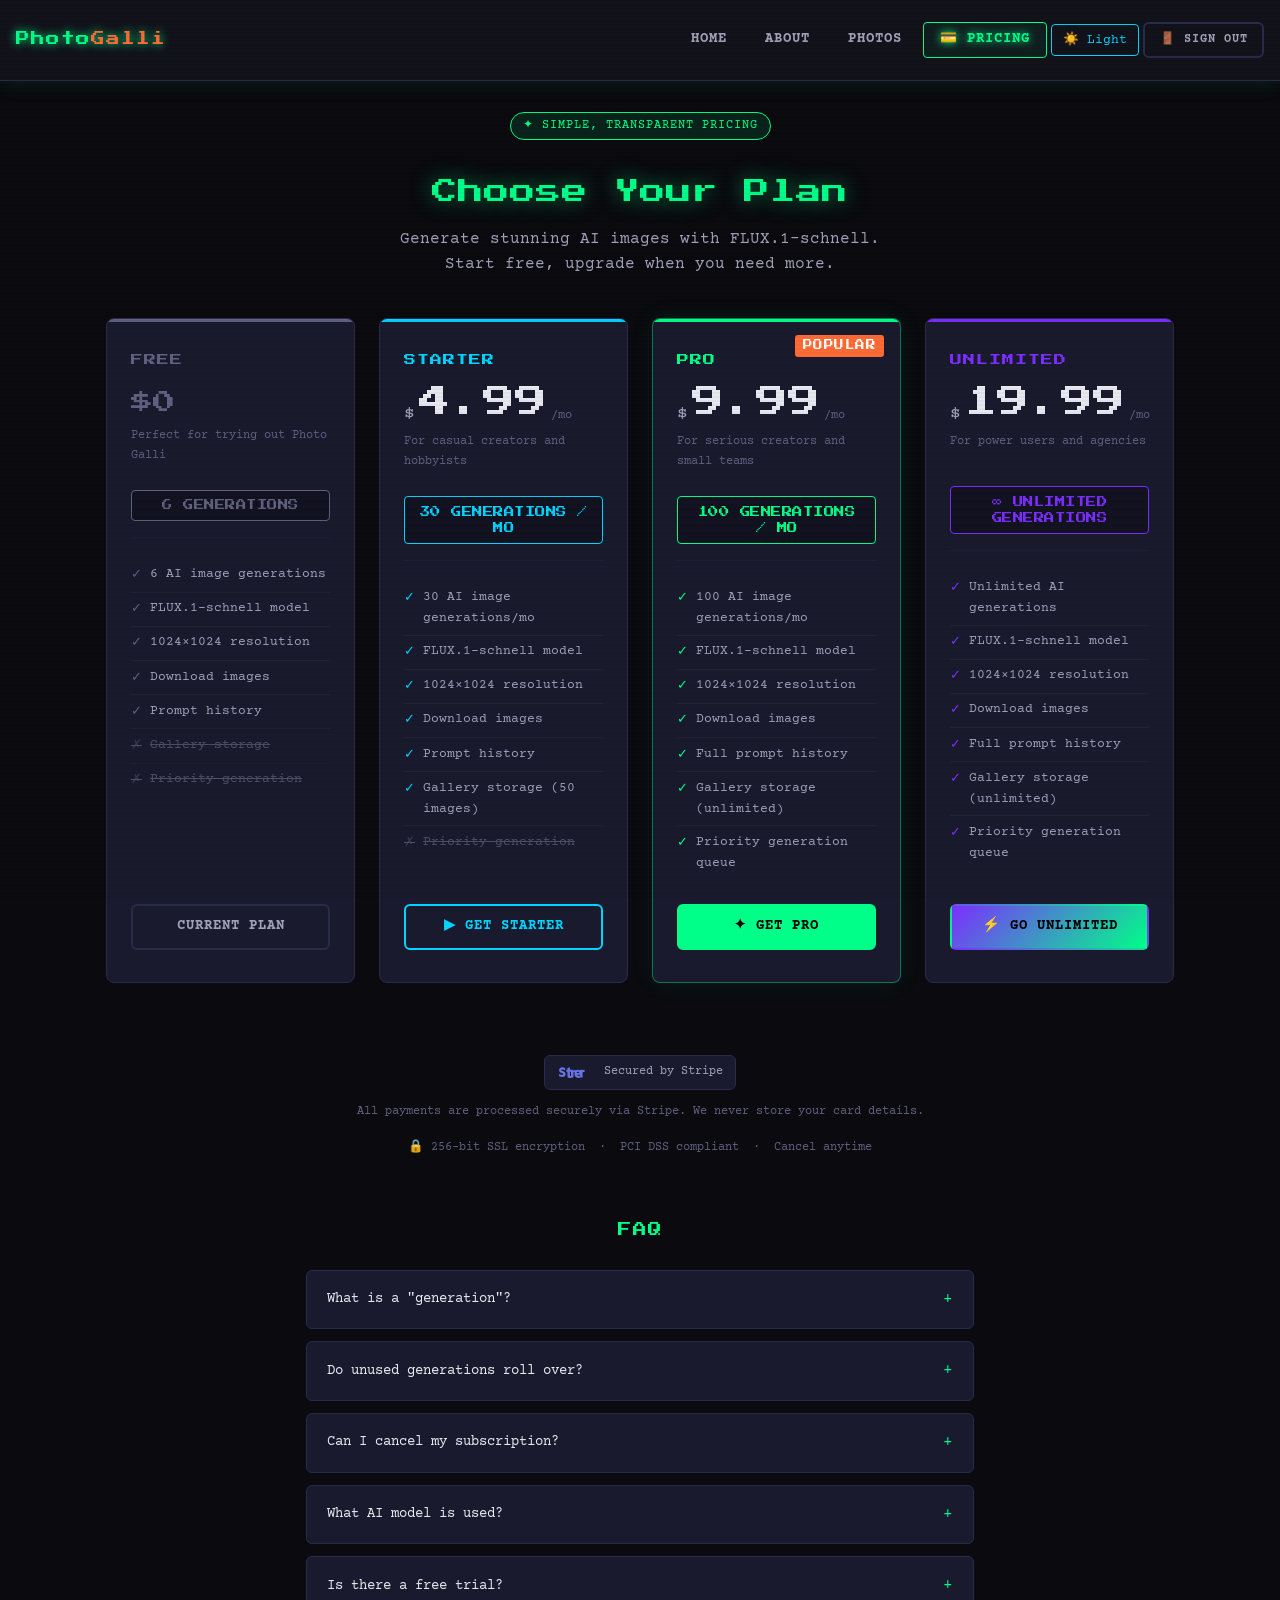
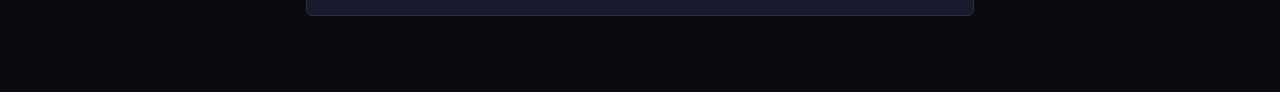
<file: html/pricing.html>
<!doctype html>
<html lang="en">
  <head>
    <meta charset="UTF-8" />
    <meta name="viewport" content="width=device-width, initial-scale=1.0" />
    <title>Pricing - Photo Galli</title>
    <!-- Bootstrap CSS -->
    <link
      href="https://cdn.jsdelivr.net/npm/bootstrap@5.3.3/dist/css/bootstrap.min.css"
      rel="stylesheet"
      integrity="sha384-QWTKZyjpPEjISv5WaRU9OFeRpok6YctnYmDr5pNlyT2bRjXh0JMhjY6hW+ALEwIH"
      crossorigin="anonymous"
    />
    <!-- Custom retro styles -->
    <link rel="stylesheet" href="../css/style.css" />
    <!-- Stripe.js (loaded for future payment integration) -->
    <script src="https://js.stripe.com/v3/" defer></script>
    <style>
      /* ============================================================
         PRICING PAGE STYLES
         ============================================================ */

      .pricing-hero {
        text-align: center;
        padding: 3rem 1rem 2rem;
      }

      .pricing-hero-title {
        font-family: "Press Start 2P", monospace;
        font-size: clamp(1rem, 3vw, 1.6rem);
        color: var(--accent-primary);
        text-shadow: 0 0 20px rgba(0, 255, 136, 0.5);
        margin-bottom: 1rem;
        line-height: 1.5;
      }

      .pricing-hero-subtitle {
        font-size: 1rem;
        color: var(--text-secondary);
        max-width: 520px;
        margin: 0 auto 0.5rem;
      }

      .pricing-badge {
        display: inline-block;
        background: rgba(0, 255, 136, 0.1);
        border: 1px solid var(--accent-primary);
        color: var(--accent-primary);
        font-size: 0.72rem;
        padding: 0.25rem 0.75rem;
        border-radius: 20px;
        margin-bottom: 2rem;
        font-family: "Courier Prime", monospace;
        letter-spacing: 1px;
      }

      /* ---- Plan Cards Grid ---- */
      .pricing-grid {
        display: grid;
        grid-template-columns: repeat(auto-fit, minmax(240px, 1fr));
        gap: 1.5rem;
        max-width: 1100px;
        margin: 0 auto;
        padding: 0 1rem 3rem;
      }

      /* ---- Individual Plan Card ---- */
      .plan-card {
        background: var(--bg-card);
        border: 1px solid var(--border-color);
        border-radius: 8px;
        padding: 2rem 1.5rem;
        display: flex;
        flex-direction: column;
        position: relative;
        transition:
          transform 0.2s ease,
          border-color 0.2s ease,
          box-shadow 0.2s ease;
        overflow: hidden;
      }

      .plan-card::before {
        content: "";
        position: absolute;
        top: 0;
        left: 0;
        right: 0;
        height: 3px;
        background: var(--plan-accent, var(--border-color));
        transition: opacity 0.2s ease;
      }

      .plan-card:hover {
        transform: translateY(-4px);
        border-color: var(--plan-accent, var(--accent-primary));
        box-shadow: 0 8px 32px rgba(0, 0, 0, 0.4);
      }

      /* Popular badge */
      .plan-popular-badge {
        position: absolute;
        top: 1rem;
        right: 1rem;
        background: var(--accent-secondary);
        color: #fff;
        font-size: 0.6rem;
        font-family: "Press Start 2P", monospace;
        padding: 0.2rem 0.5rem;
        border-radius: 3px;
        letter-spacing: 0.5px;
      }

      /* Plan accent colors */
      .plan-card.plan-free {
        --plan-accent: var(--text-muted);
      }
      .plan-card.plan-starter {
        --plan-accent: var(--accent-cyan);
      }
      .plan-card.plan-pro {
        --plan-accent: var(--accent-primary);
      }
      .plan-card.plan-unlimited {
        --plan-accent: var(--accent-tertiary);
      }

      .plan-card.plan-pro {
        border-color: rgba(0, 255, 136, 0.4);
        box-shadow: 0 0 24px rgba(0, 255, 136, 0.08);
      }

      /* Plan name */
      .plan-name {
        font-family: "Press Start 2P", monospace;
        font-size: 0.75rem;
        color: var(--plan-accent, var(--text-secondary));
        text-transform: uppercase;
        letter-spacing: 1px;
        margin-bottom: 1rem;
      }

      /* Price display */
      .plan-price {
        display: flex;
        align-items: baseline;
        gap: 0.25rem;
        margin-bottom: 0.25rem;
      }

      .plan-price-currency {
        font-size: 1.1rem;
        color: var(--text-secondary);
        font-family: "Courier Prime", monospace;
      }

      .plan-price-amount {
        font-family: "Press Start 2P", monospace;
        font-size: clamp(1.4rem, 4vw, 2rem);
        color: var(--text-primary);
        line-height: 1;
      }

      .plan-price-period {
        font-size: 0.75rem;
        color: var(--text-muted);
        font-family: "Courier Prime", monospace;
      }

      .plan-price-free {
        font-family: "Press Start 2P", monospace;
        font-size: 1.4rem;
        color: var(--text-muted);
        margin-bottom: 0.25rem;
      }

      .plan-tagline {
        font-size: 0.78rem;
        color: var(--text-muted);
        margin-bottom: 1.5rem;
        min-height: 2.4em;
      }

      /* Divider */
      .plan-divider {
        border: none;
        border-top: 1px solid var(--border-color);
        margin: 0 0 1.25rem;
      }

      /* Feature list */
      .plan-features {
        list-style: none;
        padding: 0;
        margin: 0 0 1.5rem;
        flex: 1;
      }

      .plan-features li {
        font-size: 0.82rem;
        color: var(--text-secondary);
        padding: 0.35rem 0;
        display: flex;
        align-items: flex-start;
        gap: 0.5rem;
        border-bottom: 1px solid rgba(255, 255, 255, 0.04);
      }

      .plan-features li:last-child {
        border-bottom: none;
      }

      .plan-features li .feat-icon {
        color: var(--plan-accent, var(--accent-primary));
        flex-shrink: 0;
        margin-top: 1px;
      }

      .plan-features li.feat-disabled {
        opacity: 0.4;
        text-decoration: line-through;
      }

      .plan-features li.feat-disabled .feat-icon {
        color: var(--text-muted);
      }

      /* CTA button */
      .plan-cta {
        margin-top: auto;
      }

      /* Generation count highlight */
      .plan-gen-count {
        font-family: "Press Start 2P", monospace;
        font-size: 0.65rem;
        color: var(--plan-accent, var(--accent-primary));
        background: rgba(0, 0, 0, 0.3);
        border: 1px solid var(--plan-accent, var(--border-color));
        border-radius: 4px;
        padding: 0.4rem 0.6rem;
        margin-bottom: 1rem;
        text-align: center;
        letter-spacing: 0.5px;
      }

      /* ---- Stripe trust badge ---- */
      .stripe-trust {
        text-align: center;
        padding: 1.5rem 1rem 3rem;
        color: var(--text-muted);
        font-size: 0.78rem;
      }

      .stripe-trust .stripe-logo {
        display: inline-flex;
        align-items: center;
        gap: 0.4rem;
        background: var(--bg-card);
        border: 1px solid var(--border-color);
        border-radius: 6px;
        padding: 0.4rem 0.8rem;
        margin-bottom: 0.75rem;
        font-family: "Courier Prime", monospace;
        color: var(--text-secondary);
      }

      .stripe-trust .stripe-logo svg {
        width: 40px;
        height: 16px;
      }

      /* ---- FAQ Section ---- */
      .pricing-faq {
        max-width: 700px;
        margin: 0 auto;
        padding: 0 1rem 4rem;
      }

      .pricing-faq-title {
        font-family: "Press Start 2P", monospace;
        font-size: 0.85rem;
        color: var(--accent-primary);
        text-align: center;
        margin-bottom: 2rem;
        letter-spacing: 1px;
      }

      .faq-item {
        background: var(--bg-card);
        border: 1px solid var(--border-color);
        border-radius: 6px;
        margin-bottom: 0.75rem;
        overflow: hidden;
      }

      .faq-question {
        width: 100%;
        background: none;
        border: none;
        color: var(--text-primary);
        font-family: "Courier Prime", monospace;
        font-size: 0.9rem;
        padding: 1rem 1.25rem;
        text-align: left;
        cursor: pointer;
        display: flex;
        justify-content: space-between;
        align-items: center;
        gap: 1rem;
        transition: background 0.15s ease;
      }

      .faq-question:hover {
        background: rgba(255, 255, 255, 0.03);
      }

      .faq-question .faq-icon {
        color: var(--accent-primary);
        font-size: 1rem;
        flex-shrink: 0;
        transition: transform 0.2s ease;
      }

      .faq-question.open .faq-icon {
        transform: rotate(45deg);
      }

      .faq-answer {
        display: none;
        padding: 0 1.25rem 1rem;
        font-size: 0.85rem;
        color: var(--text-secondary);
        line-height: 1.7;
        border-top: 1px solid var(--border-color);
      }

      .faq-answer.open {
        display: block;
      }

      /* ---- Payment Modal ---- */
      .payment-modal-overlay {
        display: none;
        position: fixed;
        inset: 0;
        background: rgba(0, 0, 0, 0.8);
        z-index: 3000;
        align-items: center;
        justify-content: center;
        padding: 1rem;
      }

      .payment-modal-overlay.active {
        display: flex;
      }

      .payment-modal {
        background: var(--bg-card);
        border: 1px solid var(--border-color);
        border-radius: 10px;
        padding: 2rem;
        width: 100%;
        max-width: 480px;
        position: relative;
        box-shadow: 0 20px 60px rgba(0, 0, 0, 0.6);
      }

      .payment-modal-title {
        font-family: "Press Start 2P", monospace;
        font-size: 0.85rem;
        color: var(--accent-primary);
        margin-bottom: 0.5rem;
      }

      .payment-modal-plan {
        font-size: 0.8rem;
        color: var(--text-muted);
        margin-bottom: 1.5rem;
        padding-bottom: 1rem;
        border-bottom: 1px solid var(--border-color);
      }

      .payment-modal-close {
        position: absolute;
        top: 1rem;
        right: 1rem;
        background: none;
        border: none;
        color: var(--text-muted);
        font-size: 1.2rem;
        cursor: pointer;
        line-height: 1;
        padding: 0.25rem;
        transition: color 0.15s;
      }

      .payment-modal-close:hover {
        color: var(--text-primary);
      }

      /* Stripe card element container */
      #stripe-card-element {
        background: var(--bg-secondary);
        border: 1px solid var(--border-color);
        border-radius: 6px;
        padding: 0.85rem 1rem;
        margin-bottom: 1rem;
        transition: border-color 0.2s ease;
      }

      #stripe-card-element.StripeElement--focus {
        border-color: var(--accent-primary);
        box-shadow: 0 0 0 2px rgba(0, 255, 136, 0.15);
      }

      #stripe-card-element.StripeElement--invalid {
        border-color: var(--danger);
      }

      #stripe-card-errors {
        color: var(--danger);
        font-size: 0.8rem;
        margin-bottom: 1rem;
        min-height: 1.2em;
      }

      .payment-summary {
        background: rgba(0, 0, 0, 0.2);
        border: 1px solid var(--border-color);
        border-radius: 6px;
        padding: 0.75rem 1rem;
        margin-bottom: 1.25rem;
        font-size: 0.82rem;
        color: var(--text-secondary);
      }

      .payment-summary .summary-row {
        display: flex;
        justify-content: space-between;
        padding: 0.2rem 0;
      }

      .payment-summary .summary-total {
        border-top: 1px solid var(--border-color);
        margin-top: 0.4rem;
        padding-top: 0.4rem;
        color: var(--text-primary);
        font-weight: bold;
      }

      /* ---- Light mode overrides ---- */
      body.light-mode .plan-card {
        background: var(--light-bg-card);
        border-color: var(--light-border-color);
      }

      body.light-mode .plan-card:hover {
        border-color: var(--plan-accent, var(--accent-primary));
      }

      body.light-mode .faq-item {
        background: var(--light-bg-card);
        border-color: var(--light-border-color);
      }

      body.light-mode .payment-modal {
        background: var(--light-bg-card);
        border-color: var(--light-border-color);
      }

      body.light-mode #stripe-card-element {
        background: var(--light-bg-secondary);
        border-color: var(--light-border-color);
      }

      /* ---- Responsive ---- */
      @media (max-width: 576px) {
        .pricing-grid {
          grid-template-columns: 1fr;
          max-width: 400px;
        }

        .plan-card {
          padding: 1.5rem 1.25rem;
        }
      }

      @media (min-width: 768px) and (max-width: 991px) {
        .pricing-grid {
          grid-template-columns: repeat(2, 1fr);
        }
      }
    </style>
  </head>
  <body>
    <!-- ============================================================
         NAVBAR
         ============================================================ -->
    <nav class="navbar navbar-expand-lg">
      <div class="container-fluid px-3">
        <a class="navbar-brand" href="../index.html">Photo<span>Galli</span></a>

        <div class="d-flex align-items-center gap-2 d-lg-none">
          <button
            class="navbar-toggler"
            type="button"
            data-bs-toggle="collapse"
            data-bs-target="#navbarNav"
            aria-controls="navbarNav"
            aria-expanded="false"
            aria-label="Toggle navigation"
          >
            <span class="navbar-toggler-icon"></span>
          </button>
        </div>

        <div class="collapse navbar-collapse" id="navbarNav">
          <ul class="navbar-nav ms-auto align-items-lg-center gap-1">
            <li class="nav-item">
              <a class="nav-link" href="../index.html">Home</a>
            </li>
            <li class="nav-item">
              <a class="nav-link" href="about.html">About</a>
            </li>
            <li class="nav-item">
              <a class="nav-link" href="photos.html">Photos</a>
            </li>
            <li class="nav-item">
              <a class="nav-link active" href="pricing.html">💳 Pricing</a>
            </li>
            <li class="nav-item">
              <button id="themeToggleBtn" class="theme-toggle-btn">
                ☀️ Light
              </button>
            </li>
            <li class="nav-item">
              <button
                id="navSignOutBtn"
                class="btn-retro btn-retro-ghost btn-retro-sm"
              >
                🚪 Sign Out
              </button>
            </li>
          </ul>
        </div>
      </div>
    </nav>

    <!-- ============================================================
         PAGE CONTENT
         ============================================================ -->
    <div class="page-wrapper" style="padding-top: var(--navbar-height)">
      <!-- Hero -->
      <div class="pricing-hero">
        <div class="pricing-badge">✦ SIMPLE, TRANSPARENT PRICING</div>
        <h1 class="pricing-hero-title">Choose Your Plan</h1>
        <p class="pricing-hero-subtitle">
          Generate stunning AI images with FLUX.1-schnell. Start free, upgrade
          when you need more.
        </p>
      </div>

      <!-- Plan Cards -->
      <div class="pricing-grid">
        <!-- FREE PLAN -->
        <div class="plan-card plan-free">
          <div class="plan-name">Free</div>
          <div class="plan-price-free">$0</div>
          <div class="plan-tagline">Perfect for trying out Photo Galli</div>
          <div class="plan-gen-count">6 GENERATIONS</div>
          <hr class="plan-divider" />
          <ul class="plan-features">
            <li><span class="feat-icon">✓</span> 6 AI image generations</li>
            <li><span class="feat-icon">✓</span> FLUX.1-schnell model</li>
            <li><span class="feat-icon">✓</span> 1024×1024 resolution</li>
            <li><span class="feat-icon">✓</span> Download images</li>
            <li><span class="feat-icon">✓</span> Prompt history</li>
            <li class="feat-disabled">
              <span class="feat-icon">✗</span> Gallery storage
            </li>
            <li class="feat-disabled">
              <span class="feat-icon">✗</span> Priority generation
            </li>
          </ul>
          <div class="plan-cta">
            <button
              class="btn-retro btn-retro-ghost btn-retro-full"
              onclick="handlePlanSelect('free', 0)"
            >
              Current Plan
            </button>
          </div>
        </div>

        <!-- STARTER PLAN -->
        <div class="plan-card plan-starter">
          <div class="plan-name">Starter</div>
          <div class="plan-price">
            <span class="plan-price-currency">$</span>
            <span class="plan-price-amount">4.99</span>
            <span class="plan-price-period">/mo</span>
          </div>
          <div class="plan-tagline">For casual creators and hobbyists</div>
          <div class="plan-gen-count">30 GENERATIONS / MO</div>
          <hr class="plan-divider" />
          <ul class="plan-features">
            <li><span class="feat-icon">✓</span> 30 AI image generations/mo</li>
            <li><span class="feat-icon">✓</span> FLUX.1-schnell model</li>
            <li><span class="feat-icon">✓</span> 1024×1024 resolution</li>
            <li><span class="feat-icon">✓</span> Download images</li>
            <li><span class="feat-icon">✓</span> Prompt history</li>
            <li>
              <span class="feat-icon">✓</span> Gallery storage (50 images)
            </li>
            <li class="feat-disabled">
              <span class="feat-icon">✗</span> Priority generation
            </li>
          </ul>
          <div class="plan-cta">
            <button
              class="btn-retro btn-retro-cyan btn-retro-full"
              onclick="handlePlanSelect('starter', 4.99)"
            >
              ▶ Get Starter
            </button>
          </div>
        </div>

        <!-- PRO PLAN (Popular) -->
        <div class="plan-card plan-pro">
          <div class="plan-popular-badge">POPULAR</div>
          <div class="plan-name">Pro</div>
          <div class="plan-price">
            <span class="plan-price-currency">$</span>
            <span class="plan-price-amount">9.99</span>
            <span class="plan-price-period">/mo</span>
          </div>
          <div class="plan-tagline">For serious creators and small teams</div>
          <div class="plan-gen-count">100 GENERATIONS / MO</div>
          <hr class="plan-divider" />
          <ul class="plan-features">
            <li>
              <span class="feat-icon">✓</span> 100 AI image generations/mo
            </li>
            <li><span class="feat-icon">✓</span> FLUX.1-schnell model</li>
            <li><span class="feat-icon">✓</span> 1024×1024 resolution</li>
            <li><span class="feat-icon">✓</span> Download images</li>
            <li><span class="feat-icon">✓</span> Full prompt history</li>
            <li>
              <span class="feat-icon">✓</span> Gallery storage (unlimited)
            </li>
            <li><span class="feat-icon">✓</span> Priority generation queue</li>
          </ul>
          <div class="plan-cta">
            <button
              class="btn-retro btn-retro-primary btn-retro-full"
              onclick="handlePlanSelect('pro', 9.99)"
            >
              ✦ Get Pro
            </button>
          </div>
        </div>

        <!-- UNLIMITED PLAN -->
        <div class="plan-card plan-unlimited">
          <div class="plan-name">Unlimited</div>
          <div class="plan-price">
            <span class="plan-price-currency">$</span>
            <span class="plan-price-amount">19.99</span>
            <span class="plan-price-period">/mo</span>
          </div>
          <div class="plan-tagline">For power users and agencies</div>
          <div class="plan-gen-count">∞ UNLIMITED GENERATIONS</div>
          <hr class="plan-divider" />
          <ul class="plan-features">
            <li><span class="feat-icon">✓</span> Unlimited AI generations</li>
            <li><span class="feat-icon">✓</span> FLUX.1-schnell model</li>
            <li><span class="feat-icon">✓</span> 1024×1024 resolution</li>
            <li><span class="feat-icon">✓</span> Download images</li>
            <li><span class="feat-icon">✓</span> Full prompt history</li>
            <li>
              <span class="feat-icon">✓</span> Gallery storage (unlimited)
            </li>
            <li><span class="feat-icon">✓</span> Priority generation queue</li>
          </ul>
          <div class="plan-cta">
            <button
              class="btn-retro btn-retro-full"
              style="
                background: linear-gradient(
                  135deg,
                  var(--accent-tertiary),
                  var(--accent-primary)
                );
                color: #000;
                border-color: transparent;
              "
              onclick="handlePlanSelect('unlimited', 19.99)"
            >
              ⚡ Go Unlimited
            </button>
          </div>
        </div>
      </div>

      <!-- Stripe Trust Badge -->
      <div class="stripe-trust">
        <div class="stripe-logo">
          <!-- Stripe wordmark SVG -->
          <svg
            viewBox="0 0 60 25"
            fill="none"
            xmlns="http://www.w3.org/2000/svg"
            aria-label="Stripe"
          >
            <path
              d="M5.45 9.75c0-.69.57-1.02 1.5-1.02 1.35 0 3.06.42 4.41 1.17V6.18C9.99 5.55 8.64 5.25 7.29 5.25 4.08 5.25 2 6.9 2 9.93c0 4.68 6.45 3.93 6.45 5.94 0 .81-.69 1.08-1.68 1.08-1.44 0-3.3-.6-4.77-1.41v3.78c1.62.69 3.27 1.02 4.77 1.02 3.27 0 5.52-1.62 5.52-4.68-.03-5.04-6.84-4.14-6.84-5.91zm13.5-4.5l-3.9.84v2.97h-1.98v3.18h1.98v6.12c0 2.55 1.2 3.63 3.75 3.63.99 0 2.13-.21 2.94-.57v-3.06c-.54.21-1.2.33-1.74.33-.87 0-1.05-.27-1.05-1.14V12.24h2.79V9.06h-2.79V5.25zm7.5 4.5c-1.02 0-1.68.48-2.04 1.2V9.06h-3.78v12.18h3.78v-6.45c0-1.44.63-2.1 1.89-2.1.42 0 .87.06 1.29.18V9.12c-.36-.09-.75-.12-1.14-.12zm5.25-.69c-3.57 0-5.7 2.4-5.7 6.33 0 4.2 2.28 6.3 5.97 6.3 1.71 0 3.03-.39 4.08-1.08v-3.12c-.99.63-2.1.99-3.21.99-1.44 0-2.34-.57-2.61-1.8h6.45c.03-.3.06-.75.06-1.08 0-3.78-1.89-6.54-5.04-6.54zm-2.1 4.98c.21-1.26.9-1.98 2.04-1.98 1.11 0 1.77.72 1.92 1.98h-3.96zm11.1-4.98c-1.02 0-1.68.48-2.04 1.2V9.06h-3.78v12.18h3.78v-6.45c0-1.44.63-2.1 1.89-2.1.42 0 .87.06 1.29.18V9.12c-.36-.09-.75-.12-1.14-.12z"
              fill="#6772E5"
            />
          </svg>
          Secured by Stripe
        </div>
        <p>
          All payments are processed securely via Stripe. We never store your
          card details.
        </p>
        <p style="margin-top: 0.25rem">
          🔒 256-bit SSL encryption &nbsp;·&nbsp; PCI DSS compliant
          &nbsp;·&nbsp; Cancel anytime
        </p>
      </div>

      <!-- FAQ Section -->
      <div class="pricing-faq">
        <h2 class="pricing-faq-title">FAQ</h2>

        <div class="faq-item">
          <button class="faq-question" onclick="toggleFaq(this)">
            What is a "generation"?
            <span class="faq-icon">+</span>
          </button>
          <div class="faq-answer">
            One generation = one AI image created from your text prompt. Each
            time you click "Generate Image" and an image is produced, that
            counts as one generation.
          </div>
        </div>

        <div class="faq-item">
          <button class="faq-question" onclick="toggleFaq(this)">
            Do unused generations roll over?
            <span class="faq-icon">+</span>
          </button>
          <div class="faq-answer">
            No — generations reset at the start of each billing cycle. We
            recommend choosing a plan that matches your typical monthly usage.
          </div>
        </div>

        <div class="faq-item">
          <button class="faq-question" onclick="toggleFaq(this)">
            Can I cancel my subscription?
            <span class="faq-icon">+</span>
          </button>
          <div class="faq-answer">
            Yes, you can cancel at any time from your profile settings. You'll
            retain access to your plan until the end of the current billing
            period.
          </div>
        </div>

        <div class="faq-item">
          <button class="faq-question" onclick="toggleFaq(this)">
            What AI model is used?
            <span class="faq-icon">+</span>
          </button>
          <div class="faq-answer">
            All plans use <strong>FLUX.1-schnell</strong> by Black Forest Labs —
            a state-of-the-art text-to-image model that generates high-quality
            1024×1024 images in seconds.
          </div>
        </div>

        <div class="faq-item">
          <button class="faq-question" onclick="toggleFaq(this)">
            Is there a free trial?
            <span class="faq-icon">+</span>
          </button>
          <div class="faq-answer">
            Yes! The Free plan gives you 6 generations at no cost. Guest mode
            gives you 2 generations without even creating an account. No credit
            card required.
          </div>
        </div>
      </div>
    </div>
    <!-- end page-wrapper -->

    <!-- ============================================================
         PAYMENT MODAL (Stripe Checkout)
         ============================================================ -->
    <div
      id="paymentModalOverlay"
      class="payment-modal-overlay"
      role="dialog"
      aria-modal="true"
      aria-labelledby="paymentModalTitle"
    >
      <div class="payment-modal">
        <button
          class="payment-modal-close"
          onclick="closePaymentModal()"
          aria-label="Close"
        >
          &times;
        </button>

        <div class="payment-modal-title" id="paymentModalTitle">
          Complete Purchase
        </div>
        <div class="payment-modal-plan" id="paymentModalPlan">
          Plan: Pro — $9.99/month
        </div>

        <!-- Payment summary -->
        <div class="payment-summary">
          <div class="summary-row">
            <span id="summaryPlanName">Pro Plan</span>
            <span id="summaryPlanPrice">$9.99</span>
          </div>
          <div class="summary-row">
            <span>Billing</span>
            <span>Monthly</span>
          </div>
          <div class="summary-row summary-total">
            <span>Total today</span>
            <span id="summaryTotal">$9.99</span>
          </div>
        </div>

        <!-- Stripe Card Element -->
        <div id="stripe-card-element"></div>
        <div id="stripe-card-errors" role="alert"></div>

        <!-- Submit button -->
        <button
          id="paymentSubmitBtn"
          class="btn-retro btn-retro-primary btn-retro-full"
          onclick="handlePaymentSubmit()"
        >
          🔒 Pay Now
        </button>

        <p
          style="
            font-size: 0.72rem;
            color: var(--text-muted);
            text-align: center;
            margin-top: 0.75rem;
          "
        >
          Secured by Stripe · Cancel anytime
        </p>
      </div>
    </div>

    <!-- Bootstrap JS -->
    <script
      src="https://cdn.jsdelivr.net/npm/bootstrap@5.3.3/dist/js/bootstrap.bundle.min.js"
      integrity="sha384-YvpcrYf0tY3lHB60NNkmXc5s9fDVZLESaAA55NDzOxhy9GkcIdslK1eN7N6jIeHz"
      crossorigin="anonymous"
    ></script>

    <!-- Auth modules (order matters) -->
    <script src="../js/auth-const.js"></script>
    <script src="../js/auth-session.js"></script>
    <script src="../js/auth-guest.js"></script>
    <script src="../js/auth-core.js"></script>
    <script src="../js/auth-theme.js"></script>
    <script src="../js/auth-nav.js"></script>
    <script src="../js/auth-profile.js"></script>
    <script src="../js/auth-user.js"></script>
    <script src="../js/auth-otp.js"></script>
    <script src="../js/auth.js"></script>

    <!-- Pricing page logic -->
    <script>
      /**
       * Pricing page script.
       * Handles plan selection, Stripe payment modal, and FAQ accordion.
       *
       * NOTE: Replace STRIPE_PUBLISHABLE_KEY with your actual Stripe publishable key.
       * Get it from: https://dashboard.stripe.com/apikeys
       */

      // ---- Stripe publishable key (replace with your real key) ----
      const STRIPE_PUBLISHABLE_KEY = "pk_test_YOUR_STRIPE_PUBLISHABLE_KEY_HERE";

      let stripe = null;
      let stripeCardElement = null;
      let selectedPlan = null;
      let selectedPrice = 0;

      // Initialize Stripe when available
      function initStripe() {
        if (
          typeof Stripe !== "undefined" &&
          STRIPE_PUBLISHABLE_KEY !== "pk_test_YOUR_STRIPE_PUBLISHABLE_KEY_HERE"
        ) {
          stripe = Stripe(STRIPE_PUBLISHABLE_KEY);
          const elements = stripe.elements({
            appearance: {
              theme: "night",
              variables: {
                colorPrimary: "#00ff88",
                colorBackground: "#12121a",
                colorText: "#e8e8f0",
                colorDanger: "#ff3366",
                fontFamily: "Courier Prime, Courier New, monospace",
                borderRadius: "6px",
              },
            },
          });
          stripeCardElement = elements.create("card", {
            style: {
              base: {
                color: "#e8e8f0",
                fontFamily: "Courier Prime, monospace",
                fontSize: "14px",
                "::placeholder": { color: "#606080" },
              },
              invalid: { color: "#ff3366" },
            },
          });
          stripeCardElement.mount("#stripe-card-element");
          stripeCardElement.on("change", function (event) {
            const errorEl = document.getElementById("stripe-card-errors");
            errorEl.textContent = event.error ? event.error.message : "";
          });
        } else {
          // Stripe not configured — show demo card INPUTS (simulation)
          const cardEl = document.getElementById("stripe-card-element");
          if (cardEl) {
            cardEl.innerHTML = `
              <div style="color: var(--text-secondary); font-size: 0.8rem; display: flex; flex-direction: column; gap: 0.5rem;">
                <div style="display: flex; flex-direction: column; gap: 0.4rem;">
                  <label style="font-size: 0.75rem; color: var(--text-muted);">Card number (test only)</label>
                  <input
                    id="demoCardNumber"
                    type="text"
                    inputmode="numeric"
                    autocomplete="cc-number"
                    placeholder="4242 4242 4242 4242"
                    style="background: var(--bg-primary); border: 1px solid var(--border-color); border-radius: 4px; padding: 0.45rem 0.6rem; color: var(--text-primary); font-family: inherit; font-size: 0.85rem; width: 100%;"
                  />
                </div>
                <div style="display: flex; gap: 0.5rem;">
                  <div style="flex: 1; display: flex; flex-direction: column; gap: 0.4rem;">
                    <label style="font-size: 0.75rem; color: var(--text-muted);">Expiry (DD/MM/YYYY)</label>
                    <input
                      id="demoCardExpiry"
                      type="text"
                      inputmode="numeric"
                      autocomplete="cc-exp"
                      placeholder="31/12/2030"
                      style="background: var(--bg-primary); border: 1px solid var(--border-color); border-radius: 4px; padding: 0.45rem 0.6rem; color: var(--text-primary); font-family: inherit; font-size: 0.85rem; width: 100%;"
                    />
                  </div>
                  <div style="flex: 0 0 80px; display: flex; flex-direction: column; gap: 0.4rem;">
                    <label style="font-size: 0.75rem; color: var(--text-muted);">CVC</label>
                    <input
                      id="demoCardCvc"
                      type="password"
                      inputmode="numeric"
                      autocomplete="cc-csc"
                      placeholder="123"
                      style="background: var(--bg-primary); border: 1px solid var(--border-color); border-radius: 4px; padding: 0.45rem 0.6rem; color: var(--text-primary); font-family: inherit; font-size: 0.85rem; width: 100%;"
                    />
                  </div>
                </div>
                <div style="color: var(--warning); font-size: 0.72rem; margin-top: 0.2rem;">
                  ⚠ Demo mode only — no real money is charged. Use Stripe test cards like <code>4242 4242 4242 4242</code>.
                </div>
              </div>
            `;
          }
        }
      }

      /**
       * Handles plan selection — opens payment modal.
       * @param {string} planName
       * @param {number} price
       */
      function handlePlanSelect(planName, price) {
        if (price === 0) {
          // Free plan — just redirect to home
          window.location.href = "../index.html";
          return;
        }

        // Check if user is logged in
        if (!isLoggedIn() && !isGuest()) {
          if (confirm("You need an account to subscribe. Create one now?")) {
            window.location.href = "signin.html";
          }
          return;
        }

        selectedPlan = planName;
        selectedPrice = price;

        // Update modal content
        const planLabel = planName.charAt(0).toUpperCase() + planName.slice(1);
        document.getElementById("paymentModalPlan").textContent =
          `Plan: ${planLabel} — $${price.toFixed(2)}/month`;
        document.getElementById("summaryPlanName").textContent =
          `${planLabel} Plan`;
        document.getElementById("summaryPlanPrice").textContent =
          `$${price.toFixed(2)}`;
        document.getElementById("summaryTotal").textContent =
          `$${price.toFixed(2)}`;

        // Open modal
        document.getElementById("paymentModalOverlay").classList.add("active");
        document.body.style.overflow = "hidden";

        // Initialize Stripe card element
        initStripe();
      }

      /**
       * Closes the payment modal.
       */
      function closePaymentModal() {
        document
          .getElementById("paymentModalOverlay")
          .classList.remove("active");
        document.body.style.overflow = "";
      }

      /**
       * Handles payment form submission.
       * In production: create a PaymentIntent on your server and confirm with Stripe.js.
       */
      async function handlePaymentSubmit() {
        const submitBtn = document.getElementById("paymentSubmitBtn");
        const errorEl = document.getElementById("stripe-card-errors");

        submitBtn.disabled = true;
        submitBtn.textContent = "⏳ Processing...";
        errorEl.textContent = "";

        // ---- DEMO MODE (no real Stripe key configured) ----
        if (!stripe || !stripeCardElement) {
          // Basic front-end validation to simulate real card entry
          const cardNumberInput = document.getElementById("demoCardNumber");
          const expiryInput = document.getElementById("demoCardExpiry");
          const cvcInput = document.getElementById("demoCardCvc");

          if (cardNumberInput && expiryInput && cvcInput) {
            const rawNumber = cardNumberInput.value.replace(/\s+/g, "");
            const expiry = expiryInput.value.trim();
            const cvc = cvcInput.value.trim();

            const cardNumberValid = /^\d{16}$/.test(rawNumber);
            const cvcValid = /^\d{3,4}$/.test(cvc);

            let expiryValid = false;
            const match = expiry.match(/^(\d{2})\/(\d{2})\/(\d{4})$/);
            if (match) {
              const dd = parseInt(match[1], 10);
              const mm = parseInt(match[2], 10);
              const yyyy = parseInt(match[3], 10);
              if (mm >= 1 && mm <= 12 && dd >= 1 && dd <= 31) {
                const enteredDate = new Date(yyyy, mm - 1, dd, 23, 59, 59, 999);
                const now = new Date();
                if (enteredDate > now) {
                  expiryValid = true;
                }
              }
            }

            if (!cardNumberValid || !expiryValid || !cvcValid) {
              errorEl.textContent =
                "Please enter a valid test card number, expiry (DD/MM/YYYY), and CVC.";
              submitBtn.disabled = false;
              submitBtn.textContent = "🔒 Pay Now";
              return;
            }
          }

          // Simulate payment processing
          await new Promise((r) => setTimeout(r, 1500));

          // In demo mode: update user plan in localStorage
          const user = getCurrentUser();
          if (user) {
            const planLimits = { starter: 30, pro: 100, unlimited: 9999 };
            updateUser(user.id, {
              plan: selectedPlan,
              rateLimit: planLimits[selectedPlan] || 30,
              generationsUsed: 0, // Reset on upgrade
            });
          }

          closePaymentModal();
          submitBtn.disabled = false;
          submitBtn.textContent = "🔒 Pay Now";

          // Show success message
          showPaymentSuccess(selectedPlan, selectedPrice);
          return;
        }

        // ---- REAL STRIPE PAYMENT ----
        // TODO: Replace with your server endpoint that creates a PaymentIntent
        // const response = await fetch('/create-payment-intent', {
        //   method: 'POST',
        //   headers: { 'Content-Type': 'application/json' },
        //   body: JSON.stringify({ plan: selectedPlan, amount: Math.round(selectedPrice * 100) })
        // });
        // const { clientSecret } = await response.json();
        //
        // const { error, paymentIntent } = await stripe.confirmCardPayment(clientSecret, {
        //   payment_method: { card: stripeCardElement }
        // });
        //
        // if (error) {
        //   errorEl.textContent = error.message;
        // } else if (paymentIntent.status === 'succeeded') {
        //   showPaymentSuccess(selectedPlan, selectedPrice);
        //   closePaymentModal();
        // }

        submitBtn.disabled = false;
        submitBtn.textContent = "🔒 Pay Now";
      }

      /**
       * Shows a success notification after payment.
       * @param {string} plan
       * @param {number} price
       */
      function showPaymentSuccess(plan, price) {
        const planLabel = plan.charAt(0).toUpperCase() + plan.slice(1);
        const msg = document.createElement("div");
        msg.style.cssText = `
          position: fixed; bottom: 2rem; right: 2rem; z-index: 9999;
          background: var(--bg-card); border: 1px solid var(--accent-primary);
          border-radius: 8px; padding: 1.25rem 1.5rem;
          box-shadow: 0 8px 32px rgba(0,255,136,0.2);
          font-family: Courier Prime, monospace; max-width: 320px;
          animation: slideInRight 0.3s ease;
        `;
        msg.innerHTML = `
          <div style="color: var(--accent-primary); font-family: 'Press Start 2P', monospace; font-size: 0.7rem; margin-bottom: 0.5rem;">✓ PAYMENT SUCCESSFUL</div>
          <div style="color: var(--text-secondary); font-size: 0.82rem;">You're now on the <strong style="color: var(--text-primary);">${planLabel}</strong> plan!</div>
          <div style="color: var(--text-muted); font-size: 0.75rem; margin-top: 0.4rem;">Redirecting to home...</div>
        `;
        document.body.appendChild(msg);
        setTimeout(() => {
          window.location.href = "../index.html";
        }, 2500);
      }

      /**
       * Toggles FAQ accordion items.
       * @param {HTMLElement} btn
       */
      function toggleFaq(btn) {
        const answer = btn.nextElementSibling;
        const isOpen = answer.classList.contains("open");

        // Close all
        document
          .querySelectorAll(".faq-answer")
          .forEach((a) => a.classList.remove("open"));
        document
          .querySelectorAll(".faq-question")
          .forEach((b) => b.classList.remove("open"));

        // Open clicked if it was closed
        if (!isOpen) {
          answer.classList.add("open");
          btn.classList.add("open");
        }
      }

      // ---- Init ----
      loadTheme();

      const themeBtn = document.getElementById("themeToggleBtn");
      if (themeBtn) {
        const isLight = document.body.classList.contains("light-mode");
        themeBtn.textContent = isLight ? "🌙 Dark" : "☀️ Light";
        themeBtn.addEventListener("click", toggleTheme);
      }

      const signOutBtn = document.getElementById("navSignOutBtn");
      if (signOutBtn) {
        signOutBtn.addEventListener("click", signOut);
      }

      // Close modal on overlay click
      document
        .getElementById("paymentModalOverlay")
        .addEventListener("click", function (e) {
          if (e.target === this) closePaymentModal();
        });

      // Close modal on Escape
      document.addEventListener("keydown", function (e) {
        if (e.key === "Escape") closePaymentModal();
      });

      // Highlight current plan if user is logged in
      document.addEventListener("DOMContentLoaded", function () {
        const user = getCurrentUser();
        if (user && user.plan) {
          const planCards = document.querySelectorAll(".plan-card");
          planCards.forEach((card) => {
            if (card.classList.contains("plan-" + user.plan)) {
              const cta = card.querySelector(".plan-cta button");
              if (cta) {
                cta.textContent = "✓ Current Plan";
                cta.disabled = true;
              }
            }
          });
        }
      });
    </script>
  </body>
</html>
</file>
<file: css/style.css>
/* ============================================================
   Photo Galli - AI Image Generator
   style.css - Main entry: imports all modular styles (do not delete)
   ============================================================ */

@import url("vars.css");
@import url("base.css");
@import url("navbar.css");
@import url("layout.css");
@import url("sidebar.css");
@import url("cards.css");
@import url("forms.css");
@import url("buttons.css");
@import url("loading.css");
@import url("alerts.css");
@import url("image.css");
@import url("profile.css");
@import url("gallery.css");
@import url("modal.css");
@import url("auth.css");
@import url("about.css");
@import url("admin.css");
@import url("sections.css");
@import url("rate.css");
@import url("utils.css");
@import url("effects.css");
@import url("footer.css");
@import url("payment.css");
@import url("guest.css");
@import url("anims.css");
@import url("sidebar-btns.css");
@import url("responsive.css");
</file>
